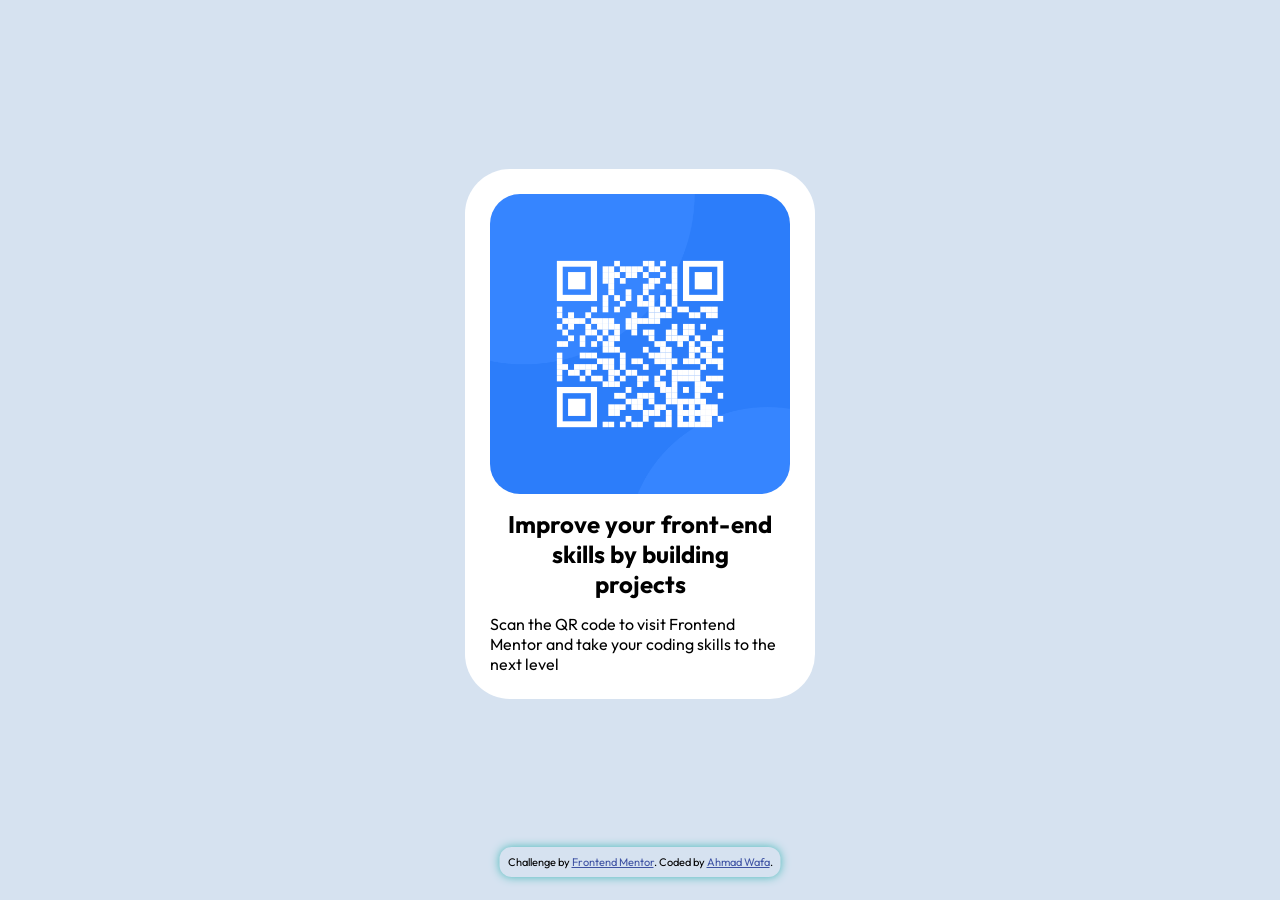
<file: Project1-QR-Landing-Page/index.html>
<!DOCTYPE html>
<html lang="en">
<head>
    <meta charset="UTF-8">
    <meta name="viewport" content="width=device-width, initial-scale=1.0">
    <link rel="shortcut icon" href="assets/images/favicon-32x32.png" type="image/x-icon">
    <link rel="stylesheet" href="assets/styles/style.css">
    <title>Frontend Mentor | QR code component</title>
    <style>
        .attribution { font-size: 11px; text-align: center; }
        .attribution a { color: hsl(228, 45%, 44%); }
    </style>
</head>
<body>
<div class="box">
    <img src="assets/images/image-qr-code.png" alt="">
    <div class="text">
        <h4>Improve your front-end skills by building projects</h4>
        <p>Scan the QR code to visit Frontend Mentor and take your coding skills to the next level</p>
    </div>

</div>
<div class="attribution">
    Challenge by <a href="https://www.frontendmentor.io?ref=challenge" target="_blank">Frontend Mentor</a>. 
    Coded by <a href="#">Ahmad Wafa</a>.
</div>
</body>
</html>
</file>
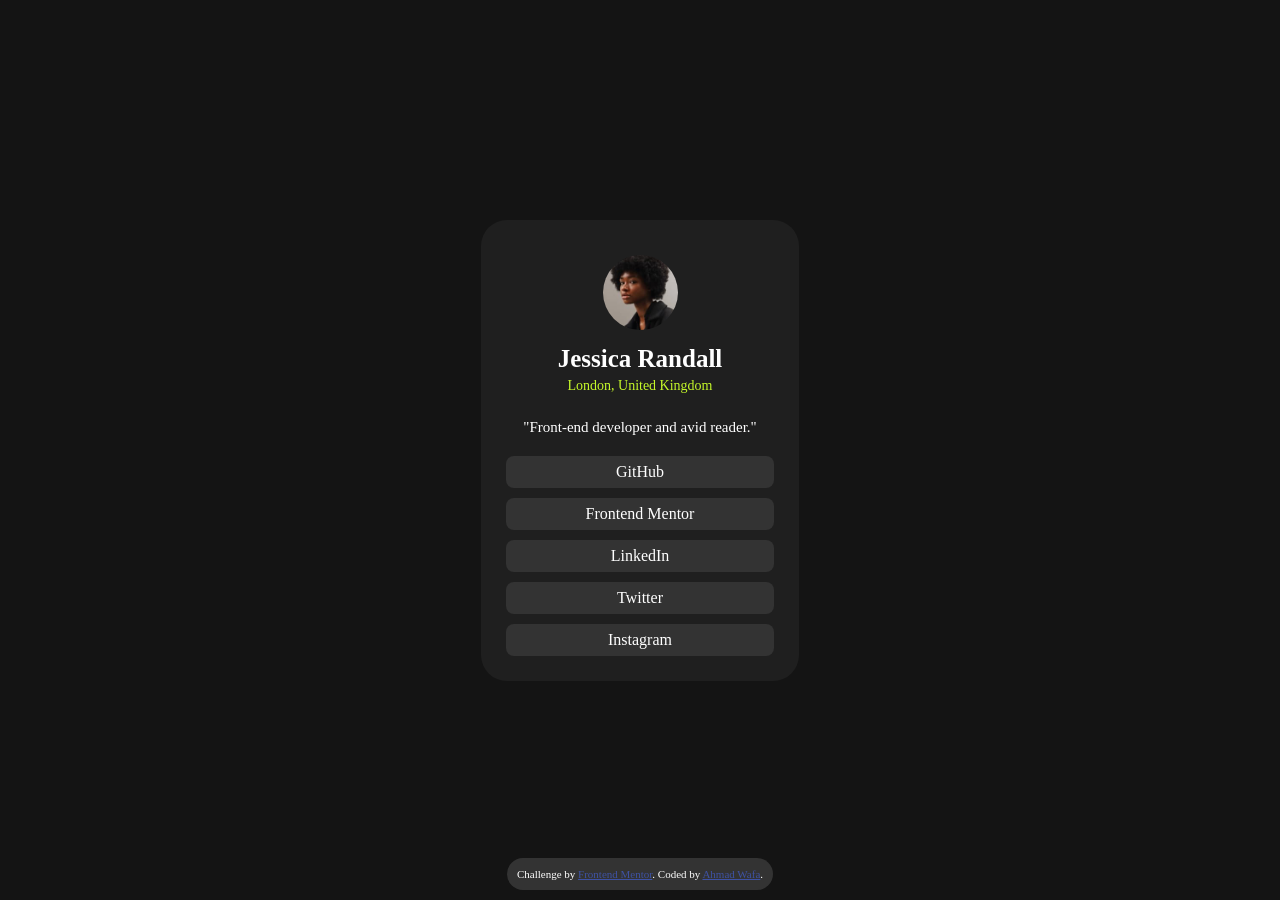
<file: Project3-Social-Links-Profile/index.html>
<!DOCTYPE html>
<html lang="en">
<head>
  <meta charset="UTF-8">
  <meta name="viewport" content="width=device-width, initial-scale=1.0"> <!-- displays site properly based on user's device -->

  <link rel="icon" type="image/png" sizes="32x32" href="/assests/images/avatar-jessica.jpeg">
  <link rel="stylesheet" href="assests/style.css">
  <title>Frontend Mentor | Social links profile</title>

  <!-- Feel free to remove these styles or customise in your own stylesheet 👍 -->
  <style>
    .attribution { font-size: 11px; text-align: center; }
    .attribution a { color: hsl(228, 45%, 44%); }
  </style>
</head>
<body>
  <main class="mn">
    <img src="assests/images/avatar-jessica.jpeg" alt="">
    <h1>Jessica Randall</h1>
    <h3>London, United Kingdom</h3>
    <p>"Front-end developer and avid reader."</p>
    <ul>
      <li><a href="">GitHub</a></li>
      <li><a href="">Frontend Mentor</a></li>
      <li><a href="">LinkedIn</a></li>
      <li><a href="">Twitter</a></li>
      <li><a href="">Instagram</a></li>
    </ul>
  </main>
  <div class="attribution">
    Challenge by <a href="https://www.frontendmentor.io?ref=challenge" target="_blank">Frontend Mentor</a>. 
    Coded by <a href="#">Ahmad Wafa</a>.
  </div>
</body>
</html>
</file>
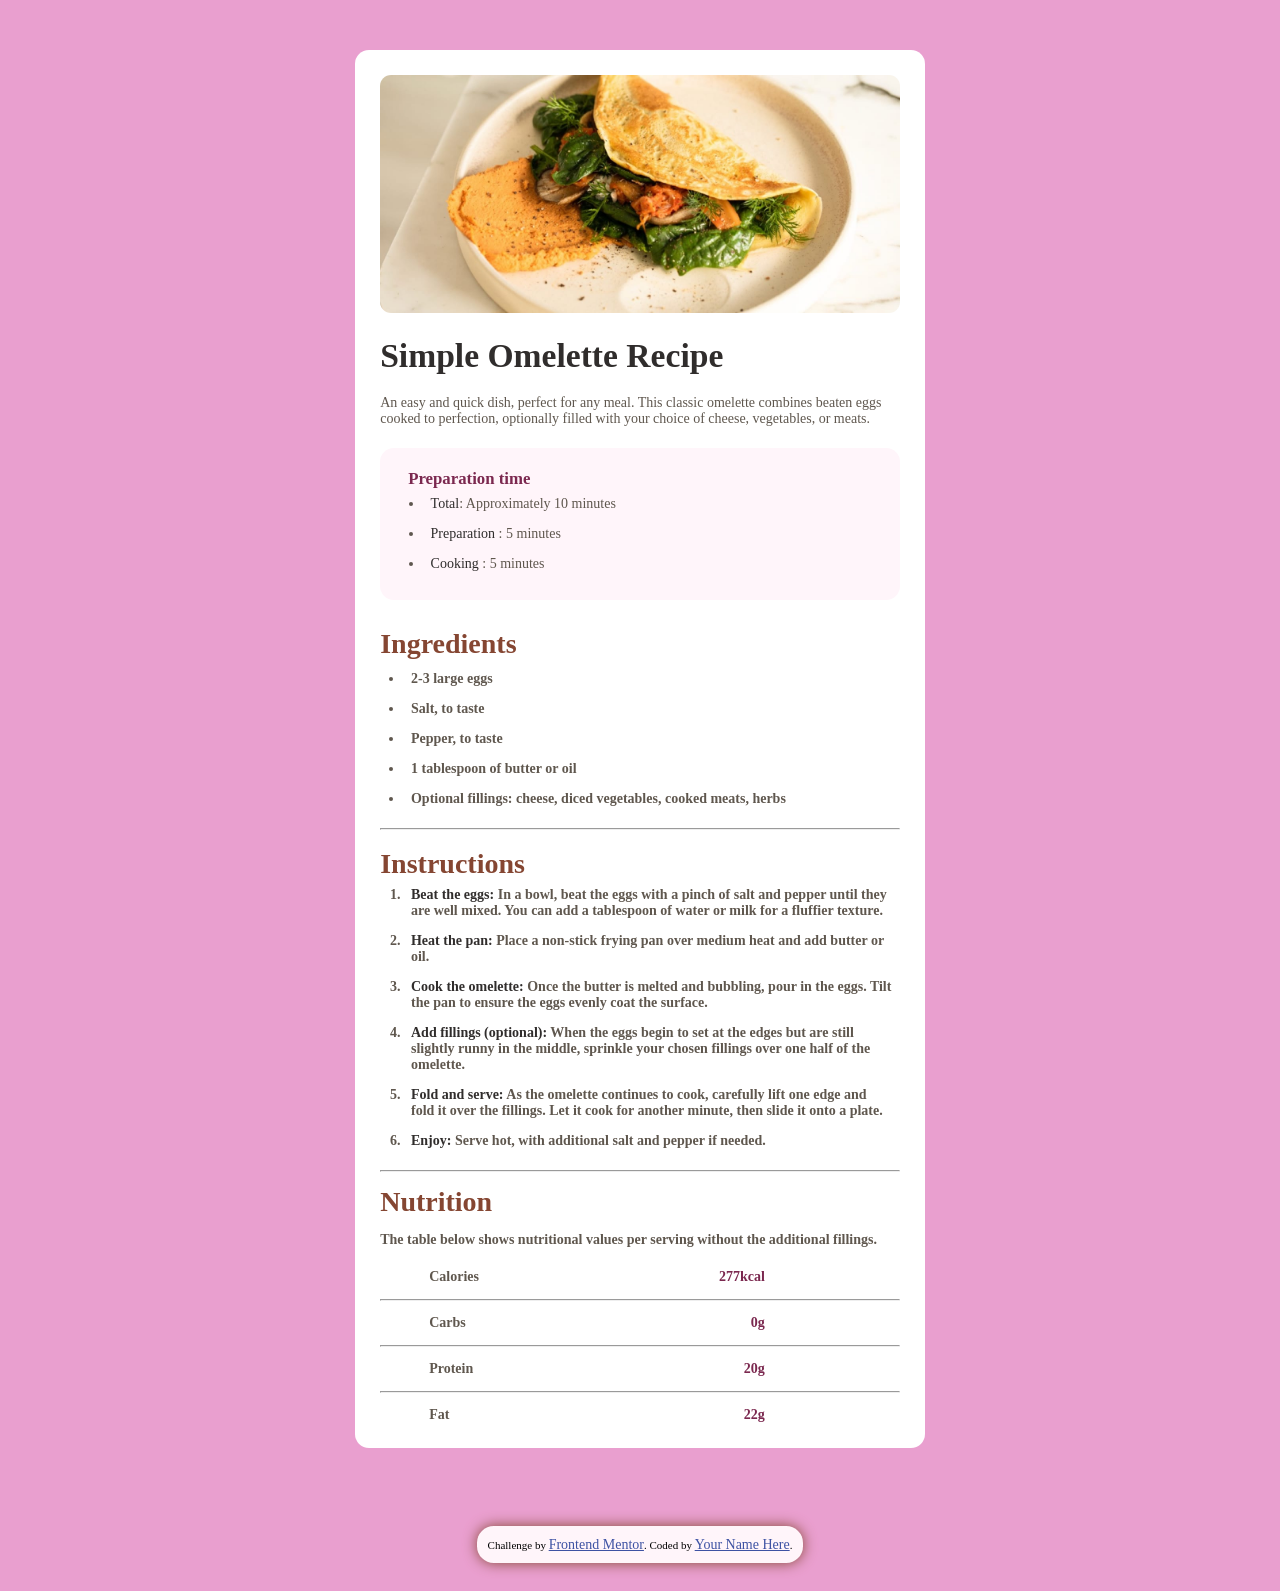
<file: Project4-Recipe-Page/index.html>
<!DOCTYPE html>
<html lang="en">
<head>
  <meta charset="UTF-8">
  <meta name="viewport" content="width=device-width, initial-scale=1.0"> <!-- displays site properly based on user's device -->

  <link rel="icon" type="image/png" sizes="32x32" href="./assets/images/favicon-32x32.png">
  <link rel="stylesheet" href="assets/style.css">
  <title>Frontend Mentor | Recipe page</title>

  <!-- Feel free to remove these styles or customise in your own stylesheet 👍 -->
  <style>
    .attribution { font-size: 11px; text-align: center; }
    .attribution a { color: hsl(228, 45%, 44%); }
  </style>
</head>
<body>
  <main>
    <div class="for-image">
      <img src="assets/images/image-omelette.jpeg" alt="">
      <h1>Simple Omelette Recipe</h1>
      <p class="out">An easy and quick dish, perfect for any meal. This classic omelette combines beaten eggs cooked 
      to perfection, optionally filled with your choice of cheese, vegetables, or meats.</p>
    </div>
    <!-- END DIV_FOR_IMAGE -->
    <div class="Preparation">
      <h3>Preparation time</h3>
      <ul>
        <li><span class="one">Total</span>: <span class="two"> Approximately 10 minutes</span> </li>
        <li><span class="one">Preparation</span> : <span class="two">  5 minutes</span></li>
        <li><span class="one">Cooking</span> :<span class="two">  5 minutes</span></li>
      </ul>
    </div>
    <!-- END DIV_Preparation -->
    <div class="Ingredients">
      <h2 class="Ingredients">Ingredients</h2>
      <ul>
        <li> <span>2-3 large eggs</span> </li>
        <li><span> Salt, to taste</span></li>
        <li><span>Pepper, to taste</span></li>
        <li><span>1 tablespoon of butter or oil</span></li>
        <li><span>Optional fillings: cheese, diced vegetables, cooked meats, herbs</span></li>
      </ul>
      <hr>
    </div>
    <!-- END Ingredients -->
    <div class="Instructions">
      <h2 class="Instructions">Instructions</h2>
      <ul class="ul-instra">
        <li><span> Beat the eggs:</span>  In a bowl, beat the eggs with a pinch of salt and pepper until they are well mixed. 
          You can add a tablespoon of water or milk for a fluffier texture.</li>
        <li><span>  Heat the pan:</span> Place a non-stick frying pan over medium heat and add butter or oil.</li>
        <li><span>  Cook the omelette:</span> Once the butter is melted and bubbling, pour in the eggs. Tilt the pan to ensure 
          the eggs evenly coat the surface.</li>
        <li><span> Add fillings (optional):</span> When the eggs begin to set at the edges but are still slightly runny in the 
          middle, sprinkle your chosen fillings over one half of the omelette.</li>
        <li><span>Fold and serve:</span> As the omelette continues to cook, carefully lift one edge and fold it over the 
          fillings. Let it cook for another minute, then slide it onto a plate.</li>
        <li><span> Enjoy:</span>  Serve hot, with additional salt and pepper if needed.</li>
        </ul>
        <hr>
    </div>
    <!-- END Instructions -->
    <div class="Nutrition">
        <h2 class="Nutrition">Nutrition</h2>
        <p class="out">  The table below shows nutritional values per serving without the additional fillings.</p>
        <p id="Nutrition">Calories <span>277kcal </span></p> 
        <hr>
        <p id="Nutrition">Carbs <span>0g </span></p>
        <hr>
        <p id="Nutrition">Protein <span>20g </span></p>
        <hr>
        <p id="Nutrition">Fat <span>22g </span></p>
    </div>
    <!-- END Nutrition -->
  </main>

</body>
</html>

  <div class="attribution">
    Challenge by <a href="https://www.frontendmentor.io?ref=challenge" target="_blank">Frontend Mentor</a>. 
    Coded by <a href="#">Your Name Here</a>.
      </div>
</file>
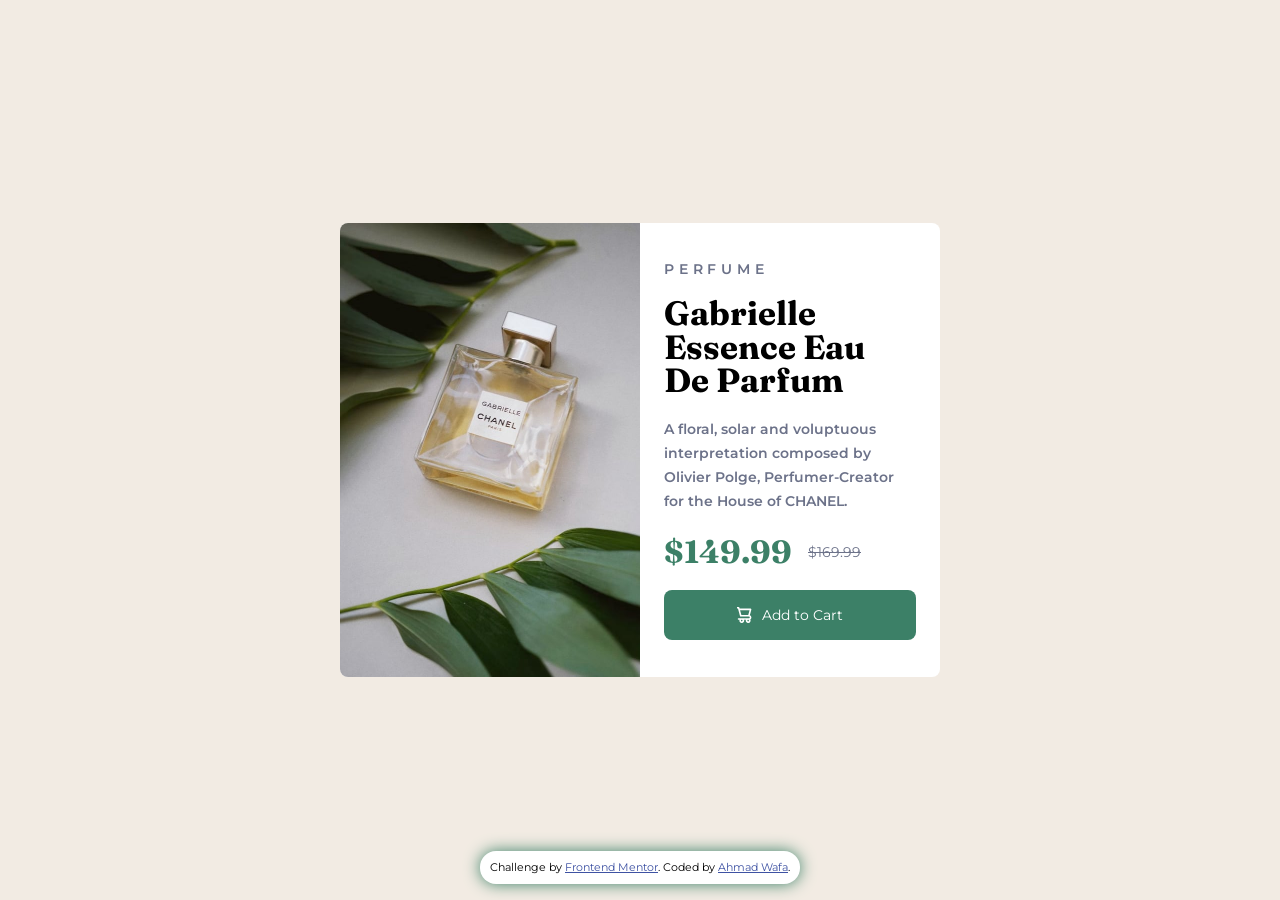
<file: Project5-Product-Preview-Card/index.html>
<!DOCTYPE html>
<html lang="en">
<head>
  <meta charset="UTF-8">
  <meta name="viewport" content="width=device-width, initial-scale=1.0">
  <link rel="icon" type="image/png" sizes="32x32" href="assets/images/favicon-32x32.png">
  <link rel="stylesheet" href="assets/style.css">
  <title>Frontend Mentor | Product preview card component</title>
  <style>
    .attribution { font-size: 11px; text-align: center; }
    .attribution a { color: hsl(228, 45%, 44%); }
  </style>
</head>
<body>
  <main>
    <div class="left-side">
      
      <img src="assets/images/image-product-desktop.jpg" alt="" class="desktop-img">
      <img src="assets/images/image-product-mobile.jpg" alt="" class="mobile-img">
    </div>
    <div class="right_side">
      <h3>PERFUME</h3>

      <h1>Gabrielle Essence Eau De Parfum</h1>

      <p>A floral, solar and voluptuous interpretation composed by Olivier Polge, 
        Perfumer-Creator for the House of CHANEL.</p>
      
      <div class="price">

        <span class="new_price">$149.99</span>

        <span class="old_price">$169.99</span>

      </div>
  
      <a href="#">
        
        <img src="assets/images/icon-cart.svg" alt="">
        
        Add to Cart

      </a>

    </div>

  </main>

  <div class="attribution">

    Challenge by <a href="https://www.frontendmentor.io?ref=challenge" target="_blank">Frontend Mentor</a>. 

    Coded by <a href="#">Ahmad Wafa</a>.

  </div> 
</body>
</html>
</file>
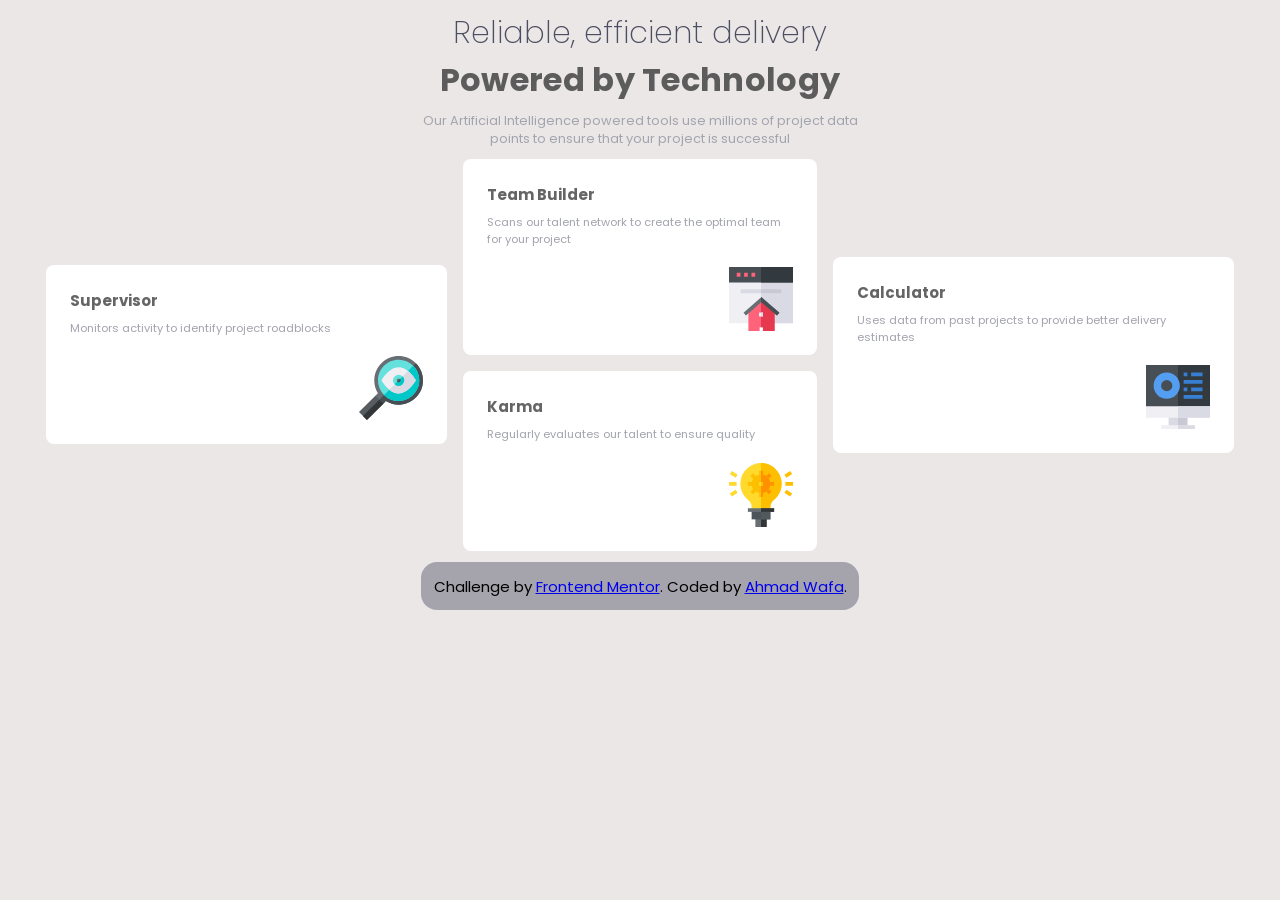
<file: Project6-Four-Card-Feature-Setion/index.html>
<!DOCTYPE html>
<html lang="en">
<head>
  <meta charset="UTF-8">
  <meta name="viewport" content="width=device-width, initial-scale=1.0">
  <link rel="icon" type="image/png" sizes="32x32" href="assets/images/favicon-32x32.png">
  <link rel="stylesheet" href="assets/styles/styles.css">
  <link rel="stylesheet" href="assets/styles/styles-phone.css">
  <title>Frontend Mentor | Four card feature section</title>
</head>

<body>

  <div class="fdiv">
    <h1 class="first-h1">Reliable, efficient delivery</h1>

    <h1 class="second-h1"> Powered by Technology </h1>

    <p class="p-title">Our Artificial Intelligence powered tools use millions of project data points
    to ensure that your project is successful</p>
  </div>

  <div class="container">
    <div class="box1">
      <span class="bar"></span>

      <h4>Supervisor</h4>

      <p>Monitors activity to identify project roadblocks</p>

      <img src="assets/images/icon-supervisor.svg" alt="">
    </div>
    <div class="parent">
        <div class="box2">
          <span class="bar"></span>
          
          <h4>Team Builder</h4>

          <p>Scans our talent network to create the optimal team for your project</p>
          
          <img src="assets/images/icon-team-builder.svg" alt="">
        </div>
        <div class="box3">
          <span class="bar"></span>
          
          <h4>Karma</h4>

          <p>Regularly evaluates our talent to ensure quality</p>
          
          <img src="assets/images/icon-karma.svg" alt="">
        </div>
    </div>
    <div class="box4">
      <span class="bar"></span>
      
      <h4>Calculator</h4>

      <p>Uses data from past projects to provide better delivery estimates</p>
      
      <img src="assets/images/icon-calculator.svg" alt="">
    </div>
  </div>
  <footer>
    <p class="attribution">
      Challenge by <a href="https://www.frontendmentor.io?ref=challenge" target="_blank">Frontend Mentor</a>. 
      Coded by <a href="#">Ahmad Wafa</a>.
    </p>
  </footer>
</body>
</html>
</file>
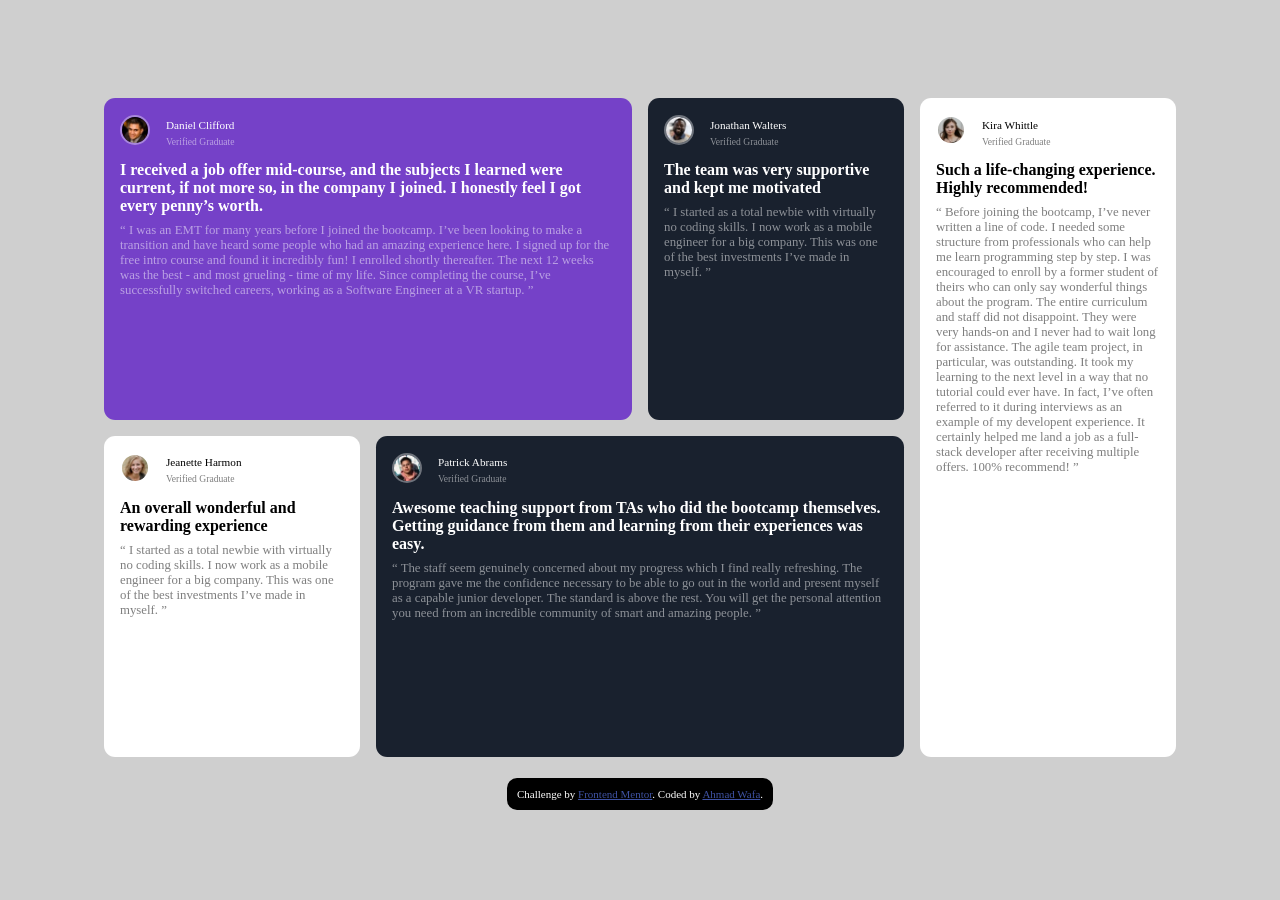
<file: Project7-Testimonials-Grid-Section/index.html>
<!DOCTYPE html>
<html lang="en">
<head>
  <meta charset="UTF-8">
  <meta name="viewport" content="width=device-width, initial-scale=1.0"> <!-- displays site properly based on user's device -->

  <link rel="icon" type="image/png" sizes="32x32" href="assets/images/favicon-32x32.png">
  <link rel="stylesheet" href="assets/styles/style-desktop.css">
  <link rel="stylesheet" href="assets/styles/style-phone.css">
  <title>Frontend Mentor | [Challenge Name Here]</title>

  <!-- Feel free to remove these styles or customise in your own stylesheet 👍 -->
  <style>
    .attribution { font-size: 11px; text-align: center; }
    .attribution a { color: hsl(228, 45%, 44%); }
  </style>
</head>
<body>
    <div class="container">
                                                                            <!-- DIV 1 --> 
      <div class="div1">
          <div class="head">
            <img src="assets/images/image-daniel.jpg" id="Daniel" alt="">
            <div class="info">
              <h5>Daniel Clifford</h5>
              <h6>Verified Graduate</h6>
            </div>
          </div>
          <div class="title">
          <h3>I received a job offer mid-course, and the subjects I learned were current, if not more so, 
            in the company I joined. I honestly feel I got every penny’s worth.</h3>
            <p>“ I was an EMT for many years before I joined the bootcamp. I’ve been looking to make a 
              transition and have heard some people who had an amazing experience here. I signed up 
              for the free intro course and found it incredibly fun! I enrolled shortly thereafter. 
              The next 12 weeks was the best - and most grueling - time of my life. Since completing 
              the course, I’ve successfully switched careers, working as a Software Engineer at a VR startup. ”
              </p>
          </div>
      </div>
                                                                            <!-- DIV 2 --> 
      <div class="div2">
          <div class="head">
            <img src="assets/images/image-jonathan.jpg" id="Daniel" alt="">
            <div class="info">
              <h5>Jonathan Walters</h5>
              <h6>Verified Graduate</h6>
            </div>
          </div>
          <div class="title">
          <h3>The team was very supportive and kept me motivated</h3>
            <p>“ I started as a total newbie with virtually no coding skills. I now work as a mobile engineer 
              for a big company. This was one of the best investments I’ve made in myself. ”</p>
          </div>
      </div>
                                                                            <!-- DIV 3 --> 
      <div class="div3">
          <div class="head">
            <img src="assets/images/image-kira.jpg" id="Daniel" alt="">
            <div class="info">
              <h5>Kira Whittle</h5>
              <h6>Verified Graduate</h6>
            </div>
          </div>
          <div class="title">
          <h3>Such a life-changing experience. Highly recommended!</h3>
            <p>“ Before joining the bootcamp, I’ve never written a line of code. I needed some structure from 
              professionals who can help me learn programming step by step. I was encouraged to enroll by a former 
              student of theirs who can only say wonderful things about the program. The entire curriculum and staff 
              did not disappoint. They were very hands-on and I never had to wait long for assistance. The agile team 
              project, in particular, was outstanding. It took my learning to the next level in a way that no tutorial 
              could ever have. In fact, I’ve often referred to it during interviews as an example of my developent 
              experience. It certainly helped me land a job as a full-stack developer after receiving multiple offers. 
              100% recommend! ”</p>
          </div>
      </div>
                                                                      <!-- DIV 4 --> 
      <div class="div4">
          <div class="head">
            <img src="assets/images/image-jeanette.jpg" id="Daniel" alt="">
            <div class="info">
              <h5>Jeanette Harmon</h5>
              <h6>Verified Graduate</h6>
            </div>
          </div>
          <div class="title">
          <h3>An overall wonderful and rewarding experience</h3>
            <p>“ I started as a total newbie with virtually no coding skills. I now work as a mobile engineer 
              for a big company. This was one of the best investments I’ve made in myself. ”</p>
          </div>
      </div>
                                                                      <!-- DIV 5 -->
      <div class="div5">        
          <div class="head">
            <img src="assets/images/image-patrick.jpg" id="Daniel" alt="">
            <div class="info">
              <h5>Patrick Abrams</h5>
              <h6>Verified Graduate</h6>
            </div>
          </div>
          <div class="title">
          <h3>Awesome teaching support from TAs who did the bootcamp themselves. Getting guidance from them and 
            learning from their experiences was easy.</h3>
            <p>“ The staff seem genuinely concerned about my progress which I find really refreshing. The program 
              gave me the confidence necessary to be able to go out in the world and present myself as a capable 
              junior developer. The standard is above the rest. You will get the personal attention you need from 
              an incredible community of smart and amazing people. ”</p>
          </div>
      </div>
                                                                                <!--Container --> 
    </div>

    <div class="attribution">
      Challenge by <a href="https://www.frontendmentor.io?ref=challenge" target="_blank">Frontend Mentor</a>. 
      Coded by <a href="#">Ahmad Wafa</a>.
    </div> 
</body>
</html>
</file>
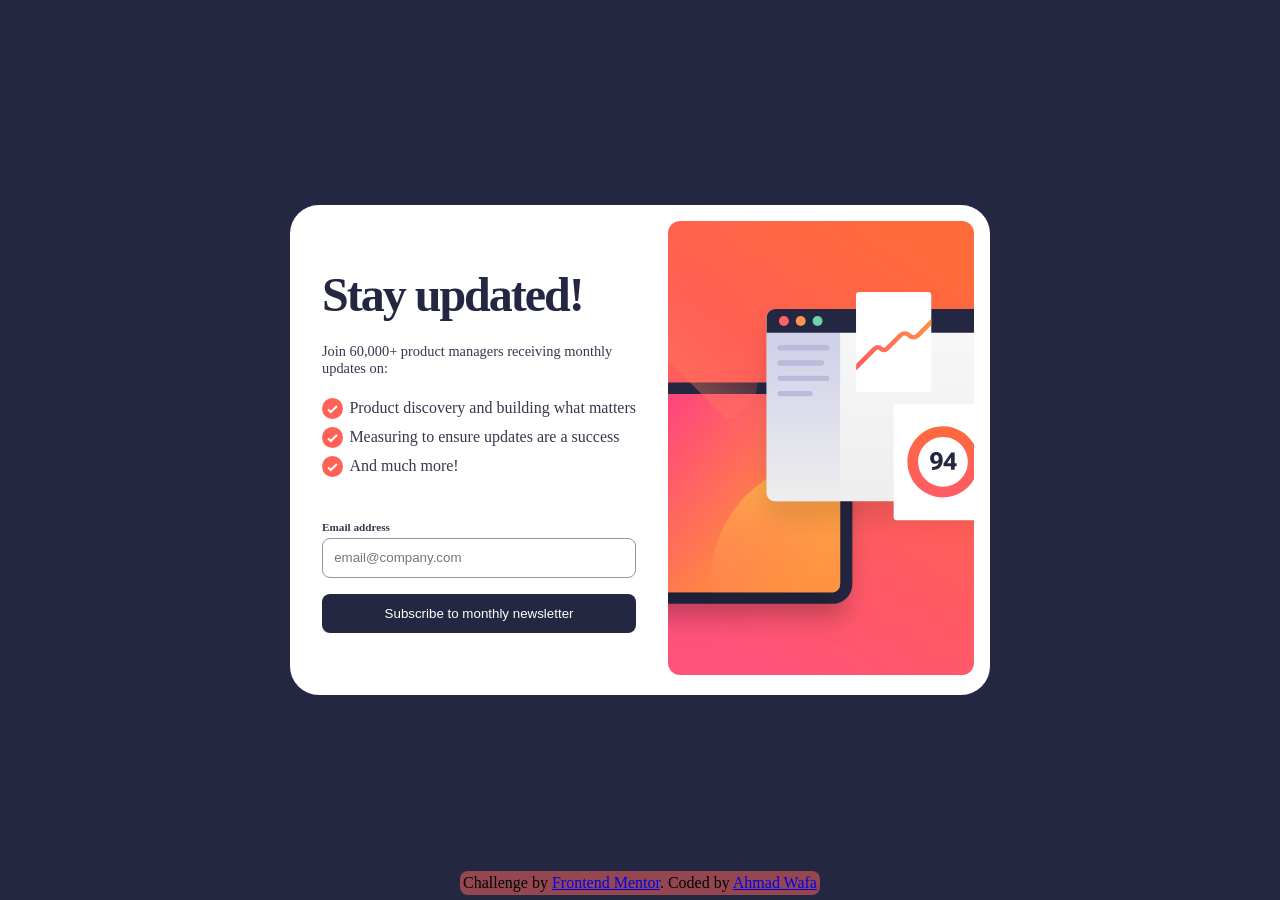
<file: Project9-Newsletter-SignUp-Page-With-Success-Message-JS/index.html>
<!DOCTYPE html>
<html lang="en">

<head>
  <meta charset="UTF-8">
  <meta name="viewport" content="width=device-width, initial-scale=1.0">

  <link rel="icon" type="image/png" sizes="32x32" href="assets/images/favicon-32x32.png">
  <link rel="stylesheet" href="assets/style/style.css">
  <link rel="stylesheet" href="assets/style/style-phone.css">
  <link rel="stylesheet" href="assets/style/all.min.css">
  <link rel="stylesheet" href="assets/JS/all.min.js">
  <link rel="stylesheet" href="assets/JS/main.js">

  <title>Frontend Mentor | Newsletter sign-up form with success message</title>

</head>

<body>
  <!-- First page -->
  <main>
    <div class="left-box">

      <h1> Stay updated!</h1>

      <p>Join 60,000+ product managers receiving monthly updates on:</p>

      <ul>

        <li><img src="assets/images/icon-list.svg" alt=""> Product discovery and building what matters</li>
        <li><img src="assets/images/icon-list.svg" alt=""> Measuring to ensure updates are a success</li>
        <li><img src="assets/images/icon-list.svg" alt=""> And much more!</li>

      </ul>

      <form>

        <div class="container-label">

          <label>Email address</label>

          <span class="error" id="error">Valid Email Required</span>

        </div>

        <input type="email" id="email" placeholder="email@company.com" required>

        <button class="btn" id="btn-submitform">Subscribe to monthly newsletter</button>

      </form>

    </div>

    <div class="image-box">

      <img src="assets/images/illustration-sign-up-desktop.svg" alt="" class="image-desktop">
      <img src="assets/images/illustration-sign-up-mobile.svg" alt="" class="image-mobile">

    </div>

  </main>
  <!-- End First Page -->
  <!-- ********************************************************************************* -->
  <!--  SECOND Page -->
  <div class="thank">

    <div class="box">

      <img src="assets/images/icon-success.svg" alt="">

      <h1>Thanks for subscribing!</h1>

      <p>A confirmation email has been sent to <span id="display-interface"></span>.

        Please open it and click the button inside to confirm your subscription.</p>

    </div>

    <button class="dismiss">Dismiss message</button>
  </div>

  <div class="attribution">
    Challenge by <a href="https://www.frontendmentor.io?ref=challenge" target="_blank">Frontend Mentor</a>.
    Coded by <a href="#">Ahmad Wafa</a>
  </div>
  <script src="assets/JS/main.js"></script>
  <script src="assets/JS/all.min.js"></script>

</body>

</html>
</file>
<file: Project1-QR-Landing-Page/assets/styles/style.css>
@import url('https://fonts.googleapis.com/css2?family=Outfit:wght@100..900&display=swap');


*{
    padding: 0;
    margin: 0;
    box-sizing: border-box;
}

body{
    background-color: hsl(212, 45%, 89%);
    font-family: "Outfit";
    font-weight: 400;
    height: 100vh;
    display: flex;
    justify-content: center;
    align-items: center;
}
.box{
display: flex;
justify-content: center;
align-items: center;
flex-direction: column;
background-color: white;
padding: 25px;
border-radius: 45px;
translate: 0 -1rem;
}
.box img{
    max-width: 300px;
    border-radius: 30px;
}
.box .text{
max-width: 300px;
}
.box .text h4{
    margin: 15px;
    text-align: center;
    font-size: 24px;
    font-weight: 700;
}

/* ------------------------------------------------------------------------- */

.attribution{
    position: absolute;
    left: 50%;
    bottom: 8px;
    box-shadow: 0 0 10px 0 rgb(70, 185, 185);
    translate: -50% -50%;
    border-radius: 12px;
    padding: 8px;
    transition: .5s;
}
.attribution:hover{
    background-color: rgb(148, 210, 255);
}
</file>
<file: Project3-Social-Links-Profile/assests/style.css>
@import url(https://fonts.google.com/specimen/Inter);
* {
    box-sizing: border-box;
    margin: 0;
    padding: 0;
    
}
:root {
    --Greencolor: hsl(75, 94%, 57%);
    --Grey_700: hsl(0, 0%, 20%);
    --Grey_800: hsl(0, 0%, 12%);
    --Grey_900: hsl(0, 0%, 8%)
}
body {
    display: flex;
    font-family: Inter;
    justify-content: center;
    align-items: center;
    flex-direction: column;
    height: 100vh;
    
    background-color: var(--Grey_900);
}
main {
    display: flex;
    justify-content: center;
    align-items: center;
    flex-direction: column;
    background-color: rgba(0, 0, 0, 0.146);
    padding: 35px 15px 15px 15px;
    width: 318px;
    border-radius: 26px;
    background-color: var(--Grey_800);
}
main img {
    border-radius: 50%;
    width: 75px;
    animation-name: ani-image;
    animation-iteration-count: infinite;
    animation-duration: 2s;
}
main h1 {
    padding: 15px 0 5px 0;
    font-size: 25px;
    color: white;
    font-weight: 800;
}
main h3 {
    font-size: 14px;
    padding-bottom: 25px;
    color: var(--Greencolor);
    font-weight: 500;
}
main p {
    font-size: 15px;
    color: white;
}
main ul {
    width: 100%;
    padding: 10px
}

main ul li {
    cursor: pointer;
    list-style: none;
    padding: 0;
    text-align: center;
    padding: 7px;
    background-color: var(--Grey_700);
    border-radius: 8px;
    margin-top: 10px;
    transition: .5s;
}
main ul li:hover {
    background-color: var(--Greencolor);
    
}
main ul li a {
    text-decoration: none;
    color: white;
    transition: .5s;
}
main ul li:hover a{
    color: var(--Grey_700);
    letter-spacing: 2px;
}
.attribution {
    position: absolute;
    bottom: 10px;
    text-align: center;
    background-color: white;
    padding: 10px;
    border-radius: 1rem;
    background-color: var(--Grey_700);
    font-size: 14px;
    color: white;
    transition: .5s;
}
.attribution:hover {
    background-color: var(--Grey_900);
    box-shadow: 0 0 15px 0 var(--Grey_700) ;
}
@keyframes ani-image {
0% {
translate: 0 0;
}   
50% {
translate: 0 -4px;
} 
100% {
translate: 0 0;
}
}
</file>
<file: Project4-Recipe-Page/assets/style.css>
@import url(https://fonts.google.com/specimen/Young+Serif);
@import url(https://fonts.google.com/specimen/Outfit);

* {
margin: 0;
padding: 0;
box-sizing: border-box;
font-size: 14px;
font-family: Young Serif;
font-family: Outfit;

}
:root {
--Stone-100: hsl(30, 54%, 90%);
--Stone-150: hsl(30, 18%, 87%);
--Stone-600: hsl(30, 10%, 34%);
--Stone-900: hsl(24, 5%, 18%);
--Brown-800: hsl(14, 45%, 36%);
--Rose-800: hsl(332, 51%, 32%);
--Rose-50: hsl(330, 100%, 98%);
}
@media (max-width : 350px)
{
main {
    margin: 0;
    padding: 0;
}
main img {
    width: 500px;
}
}
body {
display: flex;
justify-content: center;
align-items: center;
flex-direction: column;
background-color: rgb(202 22 139 / 41%);
}
main {
flex-direction: column;
padding: 1.8rem;
background-color: white;
}
@media (min-width : 401px) {
main {
    margin: 50px 0;
    width: 570px;
    border-radius: 1rem;
}
}
main  img {
max-width: 100%;
border-radius: 0.8rem;
}
main h1 {
margin: 20px 0px 20px 0px;
font-size: 2.4rem;
color: var(--Stone-900);

}
main .out {
color: var(--Stone-600);
margin: 1rem 0 1.5rem 0;
}
main .Preparation {
padding: 1.5rem;
border-radius: 1rem;
background-color:  hsl(330, 100%, 98%);
}
main .Preparation h3 {
padding: 0 0.5rem;
color: var(--Rose-800);
font-weight: bold;
font-size: 1.2rem;
}
main .Preparation ul {
padding: 0 1.6rem;
color: var(--Rose-800);
}
main .Preparation ul .one {
color: var(--Stone-900);
}
main .Preparation ul .two {
color: var(--Stone-600);
}
main .Preparation ul li {
padding: 0.5rem;
}
main  ul {
padding-left: 1.7rem;
}
main ul li {
padding: 0.5rem;
color: var(--Stone-600);
}

main hr {
margin: 1rem 0;
}
main  .Ingredients {
font-size: 2rem;
padding: 1rem 0 0.3rem 0;
font-weight: 700;
color: var(--Brown-800);
}
.Nutrition 
,.Instructions {
font-size: 2rem;
font-weight: 700;
color: var(--Brown-800);
}
main .ul-instra {
list-style-type:number;
}
main .ul-instra span{
color: var(--Stone-900);
font-weight: bold;
}
main #Nutrition {
margin: 0;
margin-left: 3.5rem;
position: relative;
color: var(--Stone-600);
}
main #Nutrition span{
position: absolute;
right: 135px;
color: var(--Rose-800);
}


.attribution{
    padding: .75rem;
    margin: 2rem auto;
    /* bottom: 1rem;
    left: 50%; */
    /* translate: -50% 0; */
    border-radius: 1.2rem;
    background-color: var(--Rose-50);
    box-shadow: 0 0 1rem 0 var(--Brown-800);
}
</file>
<file: Project5-Product-Preview-Card/assets/style.css>
@import url('https://fonts.googleapis.com/css2?family=Fraunces:ital,opsz,wght@0,9..144,100..900;1,9..144,100..900&family=Montserrat:ital,wght@0,100..900;1,100..900&display=swap');
@import url('https://fonts.googleapis.com/css2?family=Fraunces:ital,opsz,wght@0,9..144,100..900;1,9..144,100..900&family=Montserrat:ital,wght@0,100..900;1,100..900&display=swap');


* {
    margin: 0;
    padding: 0;
    box-sizing: border-box;
}
:root {
    --Dark-cyan: hsl(158, 36%, 37%);
    --Cream: hsl(30, 38%, 92%);
    --Very-dark-blue: hsl(212, 21%, 14%);
    --Dark-grayish-blue: hsl(228, 12%, 48%);

}
main .left-side img.mobile-img{
    display: none;
}
body {
    font-family: "Montserrat";
    display: flex;
    justify-content: center;
    align-items: center;
    height: 100vh;
    background-color: var(--Cream);
    font-size: 14px;
}

main {
    background-color: white;
    width: 600px;
    display: flex;
    border-radius: .5rem;
    overflow: hidden;
}
main .left-side img {
    width: 300px;
    height: 100%;
}
main .right_side {
    padding: 1.5rem;
    display: flex;
    flex-direction: column;
    justify-content: center;
    gap: 1.2rem;
}
main .right_side h3 {
    font-size: 14px;
    letter-spacing: .3rem;
    font-weight: 600;
    color: var(--Dark-grayish-blue);
}
main .right_side h1 {
    font-family: "Fraunces";
    font-size: 2.1rem;
    line-height: 1;
}
main .right_side p {
    line-height: 1.5rem;
    color: var(--Dark-grayish-blue);
    font-size: inherit;
    font-weight: 600;
}
main .right_side .price {
    display: flex;
    align-items: center;
}
main .right_side .new_price {
    font-size: 2rem;
    padding: 0 1rem 0 0;
    color:var(--Dark-cyan);
    font-family: "Fraunces";
    font-weight: bold;
}
main .right_side .old_price {
    text-decoration: line-through;
    color: var(--Dark-grayish-blue);
}
main .right_side a {
    background-color: var(--Dark-cyan);
    padding: 1rem;
    border-radius: .5rem;
    display: block;
    text-align: center;
    text-indent: .3rem;
    text-decoration: none;
    color: white;
    display: flex;
    justify-content: center;
    align-items: center;
}
main .right_side a:hover {
    background-color: var(--Very-dark-blue);
}
main .right_side a img {
    margin: 0 0.3rem 0 0;
}
.attribution {
    position: absolute;
    bottom: 16px;
    background-color: white;
    box-shadow: 0 0 1rem 0 var(--Dark-cyan);
    padding: .6rem;
    border-radius: 1rem;
    transition: 2s;
}
.attribution:hover {
    transition-duration: 1s;
    translate: 0 -5px;
}







    @media (max-width : 558px) {
    
        body{
            font-size: 12px;
        }
    
        main {
            flex-direction: column;
            width: 350px;
            scale: .85;
        }
        main .left-side img.mobile-img {
            display: block;
            width: 100%;
        }
        main .left-side img.desktop-img{
            display: none;
        }
        main .right_side .new_price , main .right_side h1{
            font-size: 1.8rem;
        }
        main .left-side , main .right_side{
            width: 100%;
        }

        .attribution{
        position: absolute;
        left: 50%;
        transform: translateX(-50%);
        bottom: 0;
        padding: 5px;
        }
    }
    
    @media screen and (max-width: 768px) {

        main{
            width: 530px;
        }
        main .right_side{
            width: auto;
        }
        main .left-side img.desktop-img{
            width: 265px;
        }
    }
    @media screen and (max-width: 376px) { 
        .attribution {
            bottom: 1.5rem;
            width: 260px;
        }
    }
</file>
<file: Project6-Four-Card-Feature-Setion/assets/styles/styles.css>
@import url("https://fonts.googleapis.com/css2?family=Fraunces:ital,opsz,wght@0,9..144,100..900;1,9..144,100..900&family=Montserrat:ital,wght@0,100..900;1,100..900&family=Poppins:ital,wght@0,100;0,200;0,300;0,400;0,500;0,600;0,700;0,800;0,900;1,100;1,200;1,300;1,400;1,500;1,600;1,700;1,800;1,900&display=swap");
* {
  margin: 0;
  padding: 0;
}
:root {
    --Very-Dark-Blue: hsl(234, 12%, 34%);
    --Grayish-Blue: hsl(229, 6%, 66%);
    --Red: hsl(0, 65%, 40%);
    --Cyan: hsl(180, 62%, 55%);
    --Orange: hsl(34, 97%, 64%);
    --Blue: hsl(212, 86%, 64%);
}
body {
    font-family: "Poppins";
    box-sizing: border-box;
    display: flex;
    align-items: center;
    flex-direction: column;
    background-color: rgba(154, 132, 132, 0.188);
    margin: 10px;
    font-size: 15px;
}
                                                                            /* Start Div Title */

.fdiv {
    display: flex;
    flex-direction: column;
    width: 29rem;
}
.first-h1 {
    font-size: clamp(1.4rem, 4vw, 1.9rem);
    text-align: center;
    font-weight: 200;
    color: var(--Very-Dark-Blue);
}
.second-h1 {
    text-align: center;
    opacity: 0.6;
    letter-spacing: 0.3px;
    margin-bottom: .5rem;
    font-size: clamp(1.5rem, 4vw, 2rem);
}
.p-title {
    text-align: center;
    color: var(--Grayish-Blue);
    font-size: clamp(.2rem, 2vw, .8rem);
}
                                                                            /* End Div Title */

                                                                            /* Start Box */
.container {
    display: flex;
    justify-content: center;
    align-items: center;
    flex-direction: row;
    gap: 1rem;
    margin: .7rem
}         
.box1,.parent,.box4 {
    width: calc((100% - 2rem)/3);
    
}   
.box1,.box2,.box3,.box4 {
    position: relative;
    background-color: white;
    padding: 1.5rem;
    cursor: pointer;
    border-radius: .5rem;
    overflow: hidden;
    transition-duration: 1s;

        h4 {
            opacity: 0.6;
        }
        p {
            font-size: .7rem;
            padding: .5rem 0 1.2rem 0 ;
            color: var(--Grayish-Blue);
        }
        img {
            float: right;
        }
    
}   
.box1 span.bar,.box2 span.bar,.box3 span.bar,.box4 span.bar {
    position: absolute;
    left: 0;
    top: 0;
    height: 4px;
    width: 0;
    transition: 1s;
}
.box1:hover span.bar,.box2:hover span.bar,.box3:hover span.bar,.box4:hover span.bar{
    width: 100%;
}
.box1:hover ,.box2:hover ,.box3:hover ,.box4:hover  {
    transform: translateY(-.7rem);
}
.parent {
    display: flex;
    flex-direction: column;
    gap: 1rem;
}      
.box1 span.bar{
background-color: var(--Cyan);
}
.box2 span.bar{
background-color:var(--Red);
}                                                               
.box3 span.bar{

background-color: var(--Orange);
}                                                               
.box4 span.bar {
    background-color: var(--Blue);
}      
footer {
    position: static;
    bottom: 65px;
    right: 100px;
    padding: 0.8rem;
    background-color: hsl(234deg 12% 34% / 44%);
    border-radius: 1rem;
    transition-duration: 1s
}       
footer:hover {
    background-color: rgb(18, 18, 18);
    transform: translateY(-.5rem);
    color: white;
}                                                  
                                                                            /* End Box */
</file>
<file: Project6-Four-Card-Feature-Setion/assets/styles/styles-phone.css>
@media screen and (max-width: 376px){
    body {
        margin: 1rem;
    }
    .fdiv {
        width: 370px;
        margin: 1rem;
    }
    .p-title {
        font-size: .8rem;
    }
    .container {
        flex-direction: column;
    }
    .box1 ,.box2 ,.box3 ,.box4 {
        box-shadow: 0px 6px 10px 0 rgba(0, 0, 0, 0.312);
    }
    .parent {
        width: 100%;
    }
    .box1 ,.box4 {
        width: fit-content;
    }
    .box1 p {
        font-size: .8rem;
    }
    footer:hover {
        background-color: rgb(18, 18, 18);
        transform: translateY(-.5rem);
        color: white;
    }     
}
</file>
<file: Project7-Testimonials-Grid-Section/assets/styles/style-desktop.css>
@import url();
* {
    margin: 0;
    padding: 0;
    box-sizing: border-box;
    font-weight: 500;
}
:root {
    --Moderate-violet: hsl(263, 55%, 52%);
    --Very-dark-blackish-blue: hsl(219, 29%, 14%);
    --Light-gray: hsl(0, 0%, 81%)
}
body {
    display: flex;
    justify-content: center;
    align-items: center;
    background-color: var(--Light-gray);
    height: 100vh;
    color: white;
    flex-direction: column;
}
.container {
    display: grid;
    grid-template-columns: repeat(4,calc(25% - 0.75rem));
    grid-template-rows: repeat(2,calc(50% - 0.5rem));
    gap: 1rem;
    width: 85%;
    min-height: 75%;
    padding: .5rem;
}
.div1 {  /*   <<<<   DIV 1 >>> */
    background-color: var(--Moderate-violet);
    padding: 1rem ;
    grid-column: span 2;
    border-radius: .7rem;
}
.div2 {    /*   <<<<   DIV 2 >>> */
    background-color: var(--Very-dark-blackish-blue);
    padding: 1rem ;
    grid-column: span 1;
    border-radius: .7rem;
}
.div3 {     /*   <<<<   DIV 3 >>> */
    background-color: white;
    padding: 1rem ;
    grid-column: span 1;
    grid-row: span 2;
    border-radius: .7rem;
    .title h3 {
        color: black;
    }
    .title p {
        color: black;
    }
    .info h5 {
        color: black;
    }
    .info h6 {
        color: black;
    }
}
.div4 {     /*   <<<<   DIV 4 >>> */
    background-color: white;
    padding: 1rem ;
    grid-column: span 1;
    border-radius: .7rem;
    .title h3 {
        color: black;
    }
    .title p {
        color: black;
    }
    .info h5 {
        color: black;
    }
    .info h6 {
        color: black;
    }
}
.div5 {     /*   <<<<   DIV 5 >>> */
    background-color: var(--Very-dark-blackish-blue);
    padding: 1rem ;
    grid-column: span 2;
    border-radius: .7rem;
}

    /* Common Features */
.head {
    display: flex;
    align-items: center;
    margin-bottom: .9rem;
    #Daniel {
        width: 30px;
        height: 30px;
        border-radius: 50%;
        border: 2px solid #ffffff5e;
    }
    .info {
        margin-left: 1rem;
    }
    .info h5 {
        font-size: .7rem;
        padding: .3rem 0;
    }
    .info h6 {
        font-size: .6rem;
        opacity: .5;
    }
}
.title h3 {
    font-size: 1rem;
    font-weight: bold;
}
.title p {
    font-size: .8rem;
    padding: .5rem 0;
    opacity: .5;
}
.attribution {
    margin: 0.8rem 0 0 0;
    padding: 10px;
    background-color: black;
    border-radius: 10px;
}
</file>
<file: Project7-Testimonials-Grid-Section/assets/styles/style-phone.css>
@media screen  and (  max-width : 1024px ) {
    body{
        height: auto;
    }
    .container {
        display: grid;
        grid-template-columns: repeat(2,calc(50% - 1rem));
        grid-template-rows: repeat(4 ,calc(25% - 0.75rem));
    }
    .div1 {
        grid-column: span 2;
    }
    .div2 {
        grid-column: span 1;
        grid-row: span 1;
    }
    .div3 {
        grid-row: span 2;
    }
    .div2 {
        grid-column: span 1;
        grid-row: span 1;
    }
    .div5 {
        grid-column: span 2;
    }
}
@media screen and (max-width : 486px) {

    body{
        height: auto;
        padding: 3.5rem 0;
    }

    .container {
        display: flex;
        flex-direction: column;
        gap: 1rem;
    }
}
</file>
<file: Project9-Newsletter-SignUp-Page-With-Success-Message-JS/assets/style/style.css>
@import url("https://fonts.googleapis.com/css2?family=Manrope:wght@200..800&display=swap");
* {
  margin: 0;
  padding: 0;
  box-sizing: border-box;
}
:root {
  --Tomato: hsl(4, 100%, 67%);
  --Dark-Slate-Grey: hsl(234, 29%, 20%);
  --Charcoal-Grey: hsl(235, 18%, 26%);
  --Grey: hsl(231, 7%, 60%);
  --White: hsl(0, 0%, 100%);
}
body {
  height: 100vh;
  display: grid;
  place-items: center;
  background-color: var(--Dark-Slate-Grey);
  font-family: "Roboto";
  font-weight: 500;
}
/* ***********************   MAIN CLASSES ************************ */
.error-email {
  background-color: var(--Tomato);
  border: 2px solid black;
}
.emaildisblay {
  background-color: rgb(255 98 87 / 52%);
}

/*    ***************************************     */
main {
  display: flex;
  padding: 1rem;
  gap: 1rem;
  justify-content: space-between;
  align-items: center;
  background-color: white;
  width: 700px;
  border-radius: 1.8rem;
  /* display: none; */
}
.left-box {
  padding: 1rem;
  display: flex;
  flex-direction: column;
  align-items: flex-start;
  color: var(--Charcoal-Grey);
  gap: 1.3rem;
}
.left-box h1 {
  font-size: 3rem;
  font-weight: bold;
  color: var(--Dark-Slate-Grey);
  letter-spacing: -2px;
}
.left-box p {
  font-size: 0.9rem;
  color: var(--Charcoal-Grey);
}
.left-box ul {
  margin-bottom: 1rem;
}
.left-box ul li {
  padding-bottom: 0.5rem;
  display: flex;
  align-items: center;
  gap: 0.4rem;
}
.left-box form .container-label {
  display: flex;
  justify-content: space-between;
  align-items: center;
  margin-bottom: 0.3rem;
}
.left-box form .container-label label {
  display: block;
  font-size: 0.7rem;
  font-weight: bold;
}
.left-box form .container-label .error {
  color: red;
  font-size: 0.7rem;
  font-weight: bold;
  transition: 0.5s;
  opacity: 0;
}
input[type="email"] {
  margin-bottom: 1rem;
  border: 1px solid var(--Grey);
  width: 100%;
  padding: 0.7rem;
  border-radius: 0.5rem;
  cursor: pointer;
  transition: 0.5s;
}
input[type="email"]:focus {
  outline: unset;
  background-color: white;
}
.left-box form .btn {
  width: 100%;
  padding: 0.7rem;
  border-radius: 0.5rem;
  cursor: pointer;
  background-color: var(--Dark-Slate-Grey);
  color: white;
  border: 1px solid transparent;
}
.left-box form .btn:hover {
  background-image: linear-gradient(to right, hsl(4, 100%, 55%), var(--Tomato));
}
.image-box {
  width: 400px;
  height: auto;
}
.image-box .image-desktop {
  width: 100%;
  height: 100%;
}
.image-box .image-mobile {
  display: none;
  width: 100%;
  height: 100%;
}
/* ****************************  Second Page  **********************  */
.thank {
  display: flex;
  flex-direction: column;
  gap: 1rem;
  width: 296px;
  background-color: white;
  padding: 2rem 2.2rem;
  border-radius: 1.2rem;
  /* display: none; */
}
.thank img {
  width: 35px;
  margin-bottom: 1.2rem;
}
.thank .box {
  padding: 1rem 0 1rem 0;
}
.thank .box h1 {
  color: var(--Dark-Slate-Grey);
  font-size: 2rem;
  line-height: 1.8rem;
  margin: 0 0 1rem 0;
}
.thank .box p {
  font-size: 0.7rem;
  margin: 0.5rem 0;
  color: var(--Charcoal-Grey);
}
.thank .dismiss {
  width: 100%;
  text-align: center;
  padding: 1rem 0.3rem;
  border-radius: 0.3rem;
  background-color: var(--Dark-Slate-Grey);
  color: white;
  font-size: 0.7rem;
  cursor: pointer;
  border: none;
  outline: none;
}
.thank .dismiss:hover {
  background-image: linear-gradient(to right, hsl(4, 100%, 55%), var(--Tomato));
  box-shadow: 1px 2px 7px 2px hsl(4, 100%, 55%);
}


.attribution {
  position: absolute;
  background-color: hsl(0deg 55.45% 57.92% / 66%);
  border-radius: 0.5rem;
  padding: 0.2rem;
  bottom: 5px;
}


/* ******************* ANIMATION ************************** */
@keyframes appear {
  0% {
    display: none;
    opacity: 0;
  }
  1% {
    display: flex;
    opacity: 0;
  }
  100% {
    display: flex;
    opacity: 1;
  }
}
@keyframes disAppear {
  0% {
    display: flex;
    opacity: 1;
  }
  99% {
    display: flex;
    opacity: 0;
  }
  100% {
    display: none;
    opacity: 0;
  }
}
</file>
<file: Project9-Newsletter-SignUp-Page-With-Success-Message-JS/assets/style/style-phone.css>
@media (max-width: 480px) {
  main {
    display: flex;
    flex-direction: column-reverse;
    width: 100%;
    padding: 0;
    border-radius: 0;
    display: none;
  }
  .image-box {
    width: inherit;
    height: auto;
  }
  .image-box .image-desktop {
    display: none;
  }
  .image-box .image-mobile {
    display: block;
  }
  .left-box {
    font-size: 1.3rem;
  }
  .left-box p {
    font-size: 1.2rem;
  }
}
@media ((min-width: 480px) and ( max-width : 700px)) {
  main {
    width: 500px;
  }
  .left-box {
    gap: 0.5rem;
  }
  .left-box h1 {
    font-size: 2rem;
  }
}
/*  ******************************** Second page ******************************** */
@media (max-width: 480px) {
  .thank {
    display: flex;
    flex-direction: column;
    justify-content: space-between;
    width: 100%;
    height: 100%;
    border-radius: 0;
  }
  .thank .box p {
    font-size: 1.2rem;
  }
}
</file>
